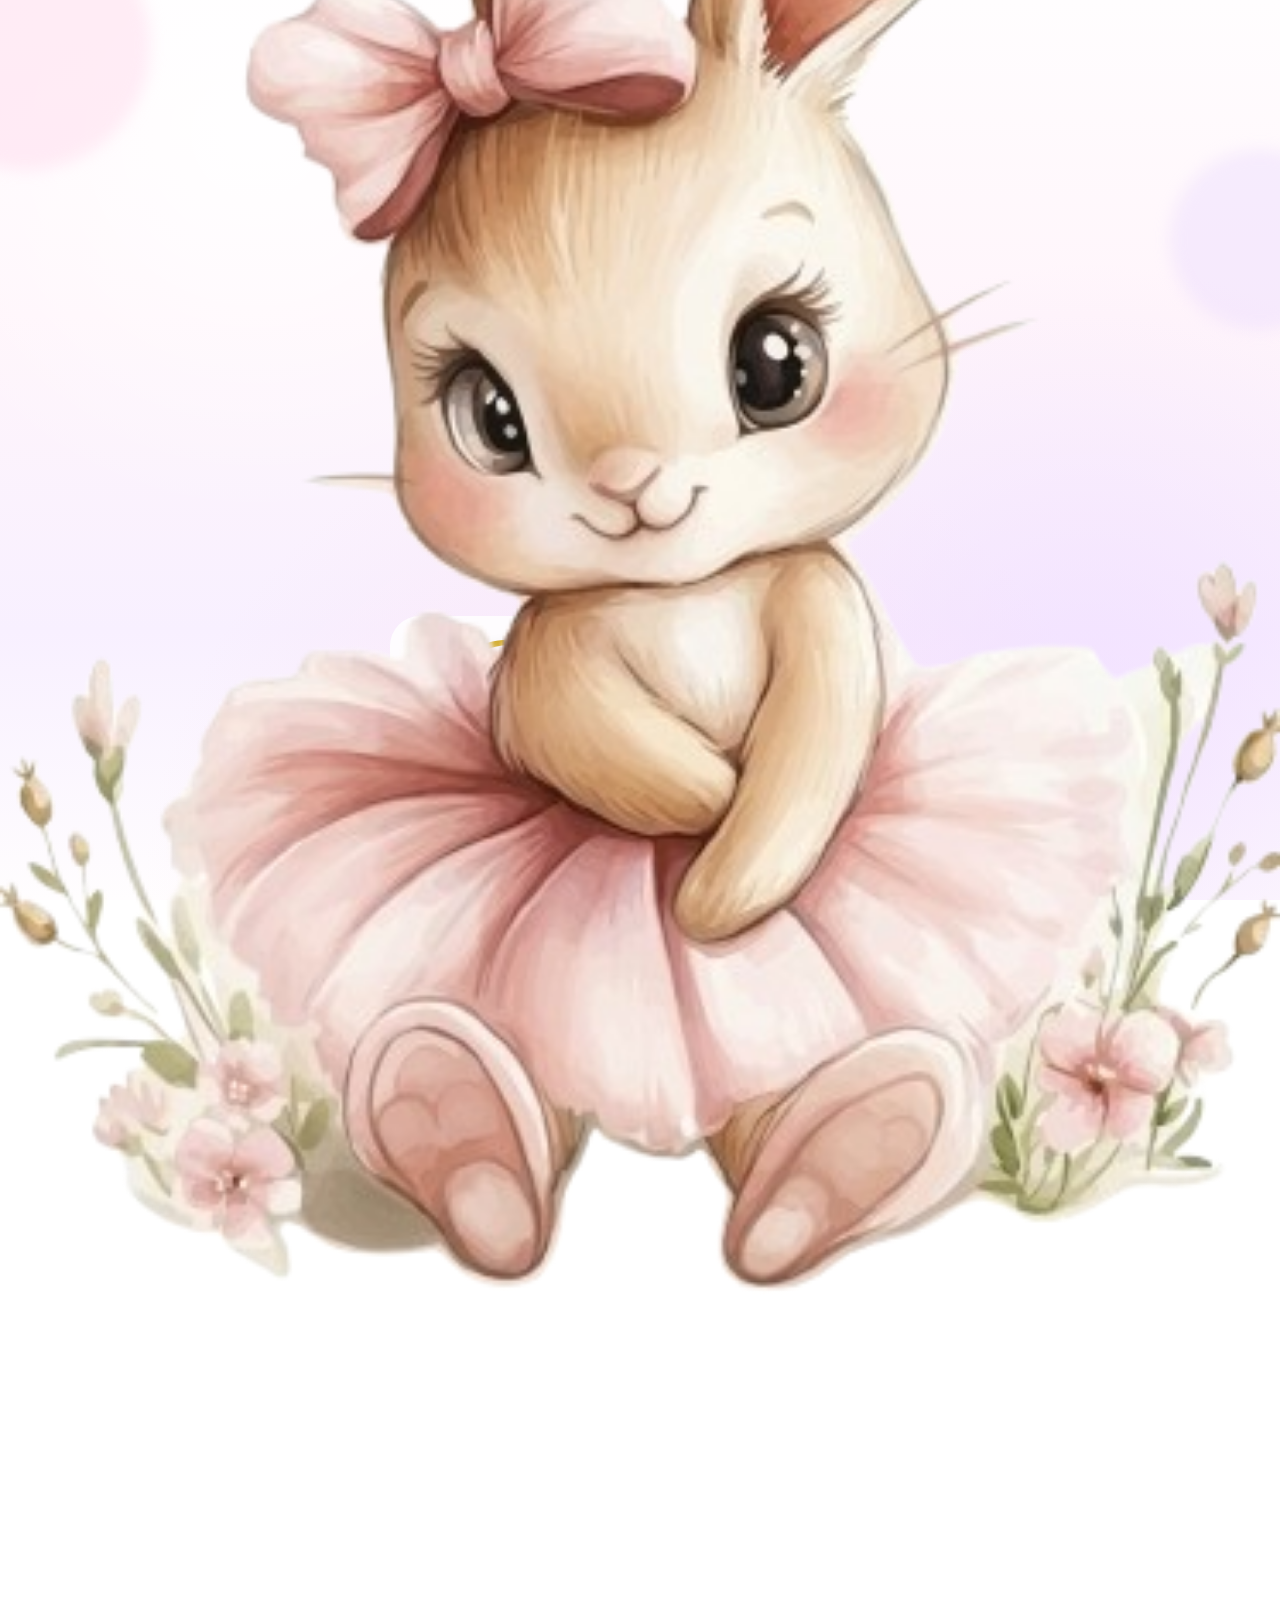
<file: index.html>
<!doctype html>
<html lang="es">
  <head>
    <meta charset="UTF-8" />

    <meta name="viewport" content="width=device-width, initial-scale=1.0" />

    <title>Baby Shower | Emma Sofía</title>

    <meta name="description" content="Baby Shower de Emma Sofía" />

    <link rel="preconnect" href="https://fonts.googleapis.com" />

    <link rel="preconnect" href="https://fonts.gstatic.com" crossorigin />

    <link
      href="https://fonts.googleapis.com/css2?family=Great+Vibes&family=Poppins:wght@300;400;500;600;700&family=Playfair+Display:wght@600;700&display=swap"
      rel="stylesheet"
    />

    <link rel="stylesheet" href="css/style.css" />
    <link rel="stylesheet" href="conejita/intro.css" />
  </head>

  <body>
    <div id="intro">
      <!-- Fondo -->

      <div class="background"></div>

      <!-- Círculos decorativos -->

      <div class="circle c1"></div>
      <div class="circle c2"></div>
      <div class="circle c3"></div>

      <!-- Conejita -->

      <div id="bunnyContainer">
        <img src="conejita/cone.png" id="bunny" alt="Conejita" />

        <div id="heart">💖</div>
      </div>

      <!-- Nombre -->

      <div class="introText">
        <div class="introCard">
          <h1>Baby Shower</h1>
          <br />
          <h1>Emma Sofia</h1>
        </div>
      </div>

      <!-- Flores -->

      <div id="flowers"></div>

      <!-- Destello -->

      <div id="flash"></div>
    </div>
    <div id="website">
      <!--==========================================
                DECORACIONES
    ===========================================-->

      <div class="background-gradient"></div>

      <!--==========================================
                HERO
===========================================-->

      <section class="hero">
        <div class="hero-card">
          <span class="baby-text">🐇 Baby Shower 🐇</span>

          <h1>Emma Sofía</h1>

          <div class="divider"></div>

          <p>
            Una pequeña conejita viene en camino y queremos compartir contigo
            este momento tan especial.
          </p>

          <div class="countdown">
            <div class="time-box">
              <span id="days">00</span>
              <small>Días</small>
            </div>

            <div class="time-box">
              <span id="hours">00</span>
              <small>Horas</small>
            </div>

            <div class="time-box">
              <span id="minutes">00</span>
              <small>Minutos</small>
            </div>

            <div class="time-box">
              <span id="seconds">00</span>
              <small>Segundos</small>
            </div>
          </div>

          <div class="event-date">📅 22 de Agosto · 🕒 3:00 PM</div>

          <a href="invitacion.html" class="hero-button">
            Descubrir la Invitación
          </a>

          
        <button class="next-section" type="button" aria-label="Ir a la siguiente sección">
</button>
      </section>

      <!--==========================================
                FECHA Y LUGAR
===========================================-->

      <section id="location" class="section alternate">
        <div class="container">
          

          <h2>Fecha y Lugar</h2>

          <div class="section-divider"></div>

          <div class="event-card">
            <h3>Baby Shower de Emma Sofía</h3>

            <div class="info">📅 22 de Agosto</div>

            <div class="info">🕒 3:00 PM</div>

            <div class="info">📍 Dirección del evento:</div>

            <p>Km 3.5 de la vía Riobamba – Guano</p>

            <p>A un lado de la entrada al Abraspungo</p>

            <img
              src="img/ubicacion.jpg"
              class="location-image"
              alt="Ubicación"
            />

            <a
              href="https://maps.app.goo.gl/2r2HNra6LbPU3QCv8"
              class="primary-button"
              target="_blank"
              rel="noopener noreferrer"
            >
              Abrir Google Maps
            </a>
          </div>
        </div>
        <button class="next-section" type="button" aria-label="Ir a la siguiente sección">
</button>
      </section>

      <!--==========================================
                colaboracion
    ===========================================-->

      <section id="donations" class="section alternate">
        <div class="container">
          <div class="section-icon">💕</div>

          <h2>Contribución</h2>

          <div class="section-divider"></div>

          <p>
            Si deseas contribuir para el futuro de nuestra pequeña, puedes
            hacerlo mediante una transferencia. =)
          </p>

          <a href="donaciones.html" class="primary-button">
            Ver Datos Bancarios
          </a>
        </div>
        <button class="next-section" type="button" aria-label="Ir a la siguiente sección">
</button>
        
      </section>

      <!--==========================================
                REGALOS
    ===========================================-->

      <section id="gifts" class="section">
        <div class="container">
          <div class="section-icon">🎁</div>

          <h2>Regalos</h2>

          <div class="section-divider"></div>

          <p>
            El mejor regalo será compartir este hermoso día con nosotros. Si
            deseas tener un detalle para nuestra pequeña Emma Sofía, puedes
            visitar nuestra lista de regalos.
          </p>

          <a href="regalos.html" class="primary-button">
            Ver Lista de Regalos
          </a>
        </div>
        <button class="next-section" type="button" aria-label="Ir a la siguiente sección">
</button>
      </section>

      <!--==========================================
                    FOOTER
    ===========================================-->
      <footer id="footer">
        <h3>Gracias por acompañarnos en esta hermosa etapa.</h3>
        <div>
          <br><br><p>Con cariño, la familia de Emma Sofía</p>
        <br /><br /><br />
        
        </div>
        
      </footer>
      
    </div>

    <script src="conejita/intro.js"></script>
    <script src="js/script.js"></script>
<script>
document.querySelectorAll(".next-section").forEach((button) => {
  button.addEventListener("click", () => {
    const currentSection = button.closest(".hero, .section");

    if (!currentSection) return;

    const nextSection = currentSection.nextElementSibling;

    if (nextSection) {
      nextSection.scrollIntoView({
        behavior: "smooth",
        block: "start"
      });
    }
  });
});
</script>
  </body>
</html>
</file>
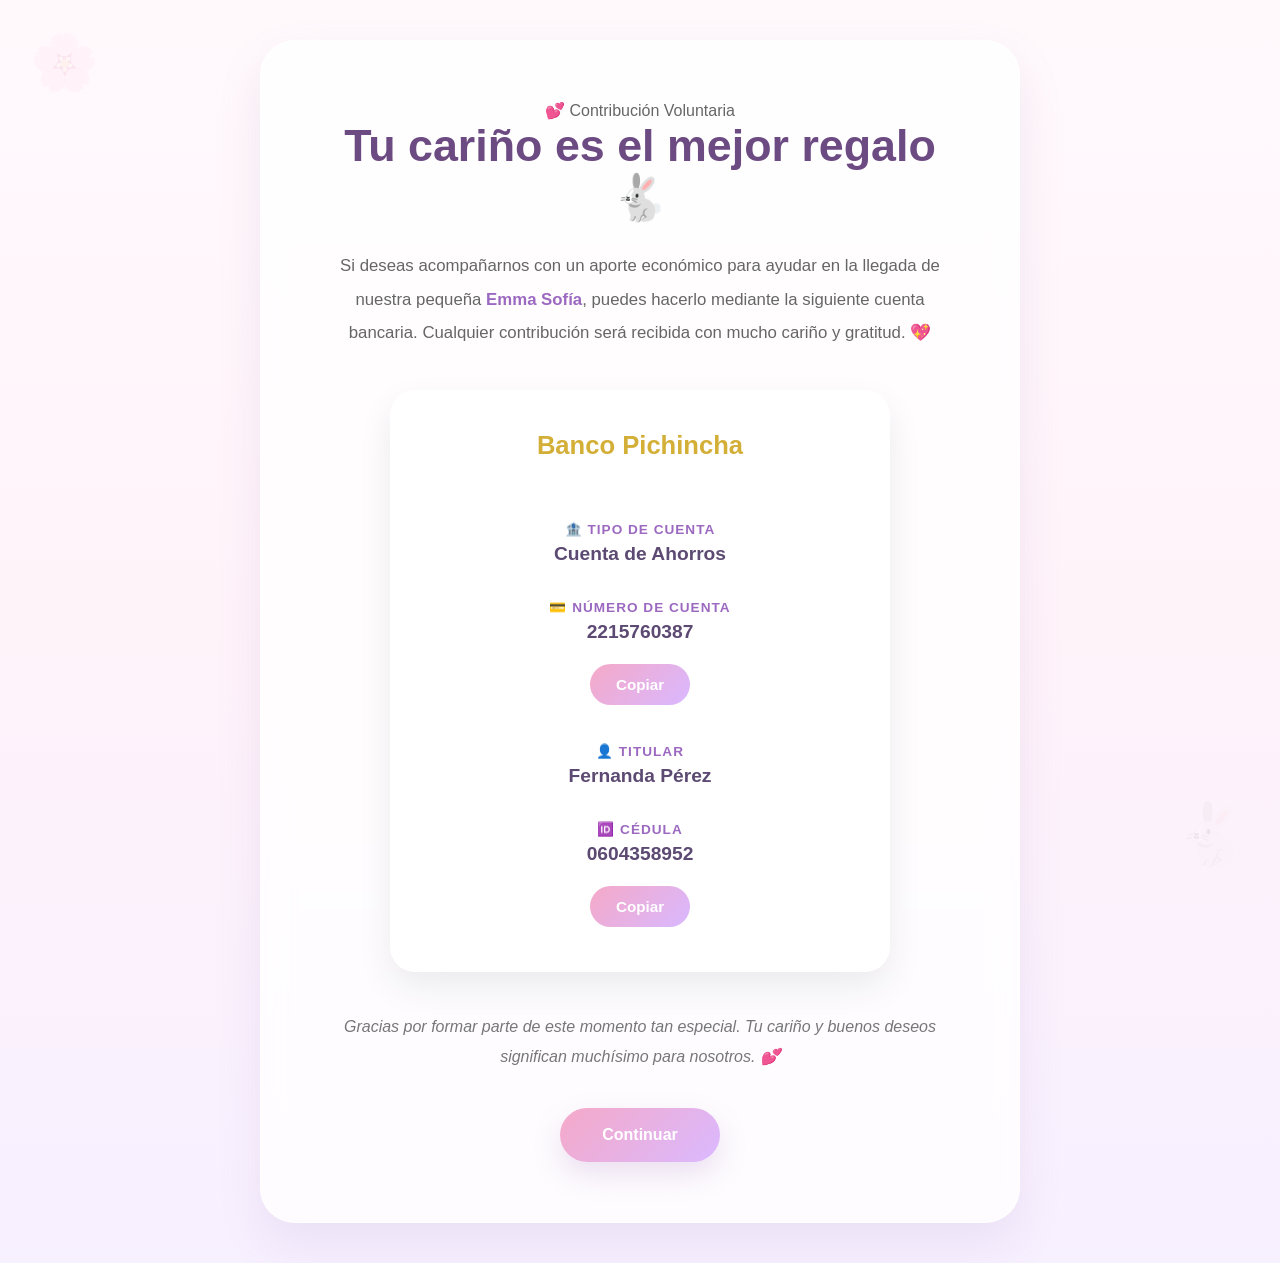
<file: donaciones.html>
<!doctype html>
<html lang="en">
  <head>
    <meta charset="UTF-8" />
    <meta name="viewport" content="width=device-width, initial-scale=1.0" />

    <title>Document</title>
    <link rel="stylesheet" href="css/donaciones.css" />
  </head>
  <body>
    <section id="colaboracion" class="donations">
      <div class="donation-card">
        <span class="section-tag"> 💕 Contribución Voluntaria </span>

        <h2>Tu cariño es el mejor regalo</h2>

        <p class="donation-text">
          Si deseas acompañarnos con un aporte económico para ayudar en la
          llegada de nuestra pequeña
          <strong>Emma Sofía</strong>, puedes hacerlo mediante la siguiente
          cuenta bancaria. Cualquier contribución será recibida con mucho cariño
          y gratitud. 💖
        </p>

        <div class="bank-info">
          <div class="info-item">
            <strong>Banco Pichincha</strong>
            <br />
            <br />
            <span class="label">🏦 Tipo de cuenta</span>
            <strong>Cuenta de Ahorros</strong>
            <br />
            <span class="label">💳 Número de cuenta</span>
            <strong id="accountNumber">2215760387</strong>
            <button class="copy-btn" data-copy="2215760387">Copiar</button>
            <br />
            <br />
            <span class="label">👤 Titular</span>
            <strong>Fernanda Pérez</strong>
            <br />
            <span class="label">🆔 Cédula</span>
            <strong id="cedula">0604358952</strong>

            <button class="copy-btn" data-copy="0604358952">Copiar</button>
          </div>
        </div>

        <p class="thanks">
          Gracias por formar parte de este momento tan especial. Tu cariño y
          buenos deseos significan muchísimo para nosotros. 💕
        </p>
        <a href="index.html?skipIntro=1" class="primary-button"> Continuar </a>
      </div>
    </section>
    <!--==========================================
        THANK YOU ANIMATION
===========================================-->

    <div id="thanksOverlay">
      <div class="thanks-card">
        <div id="bigHeart">💖</div>

        <h2>¡Muchas Gracias!</h2>

        <p>
          La familia de <strong>Emma Sofía</strong><br />
          te agradece muchísimo tu ayuda.
        </p>
      </div>

      <div id="particles"></div>
    </div>
  </body>
  <script src="js/donaciones.js"></script>
</html>
</file>
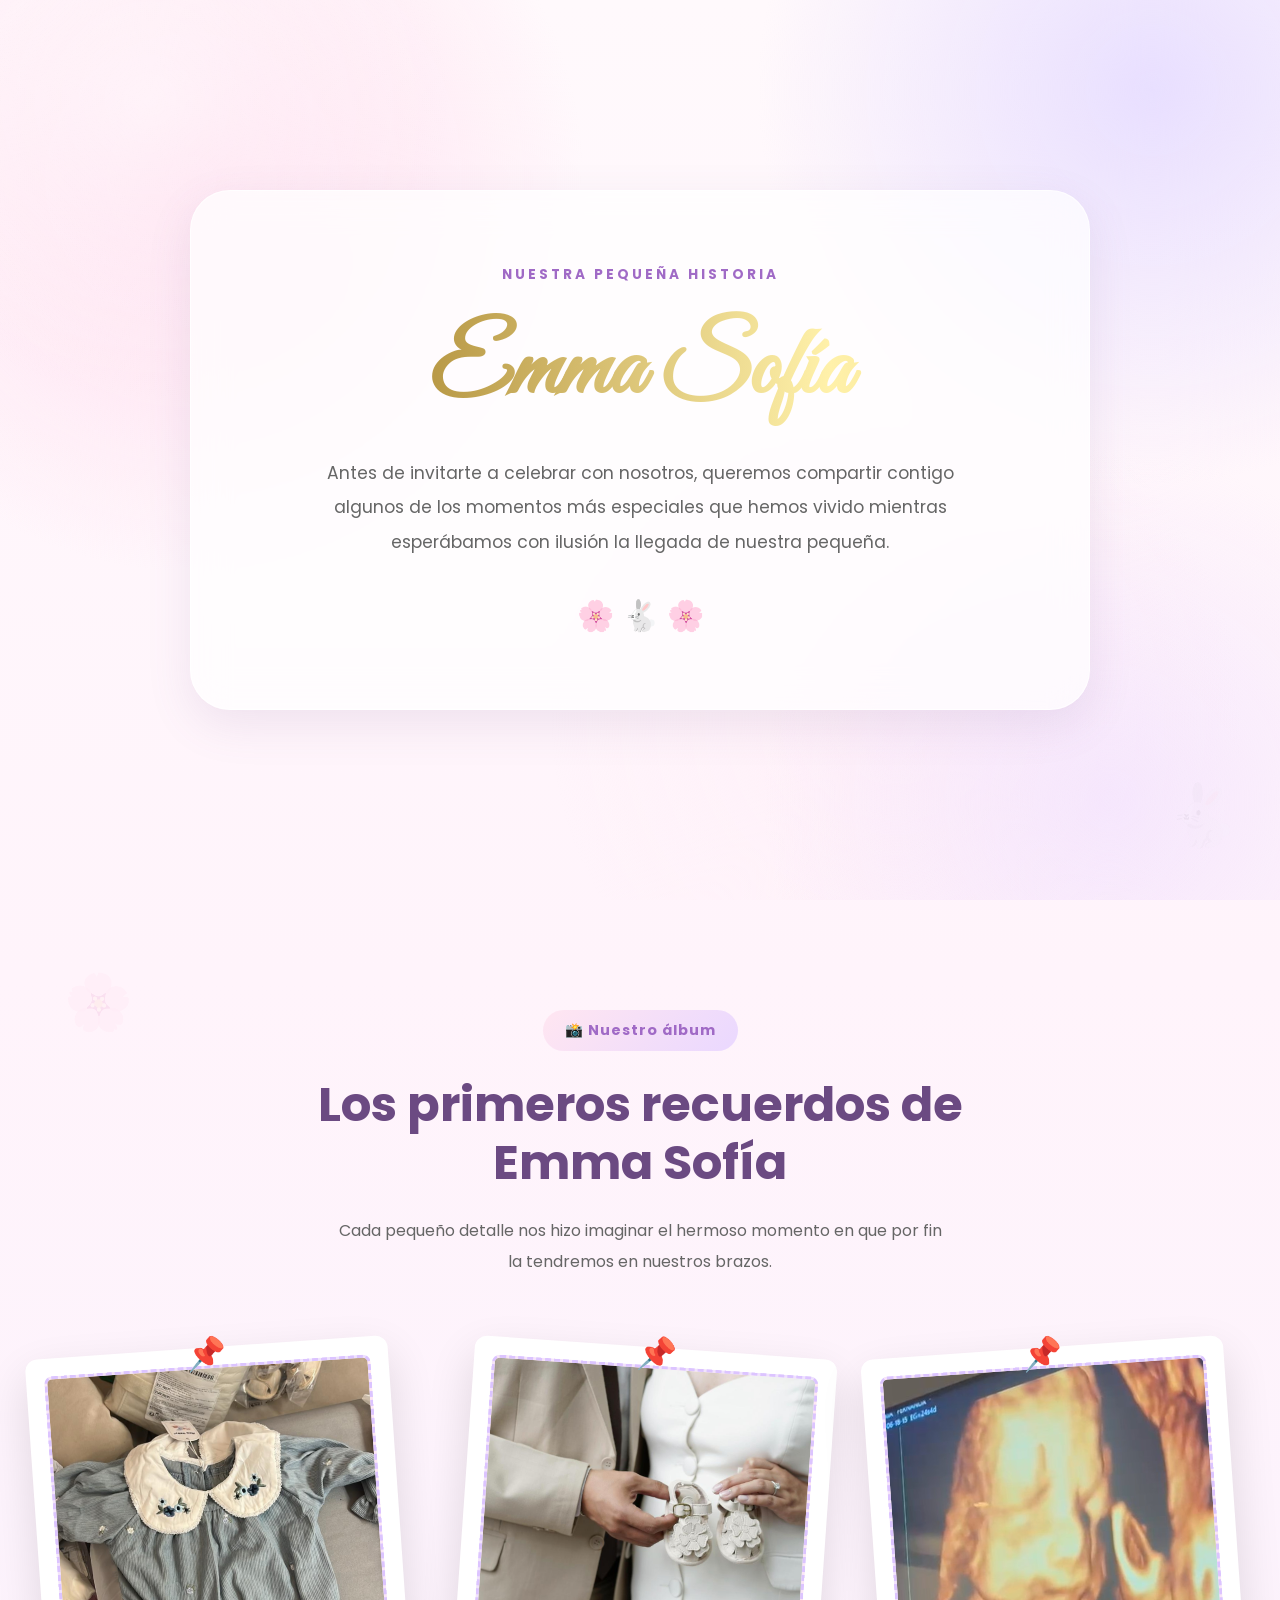
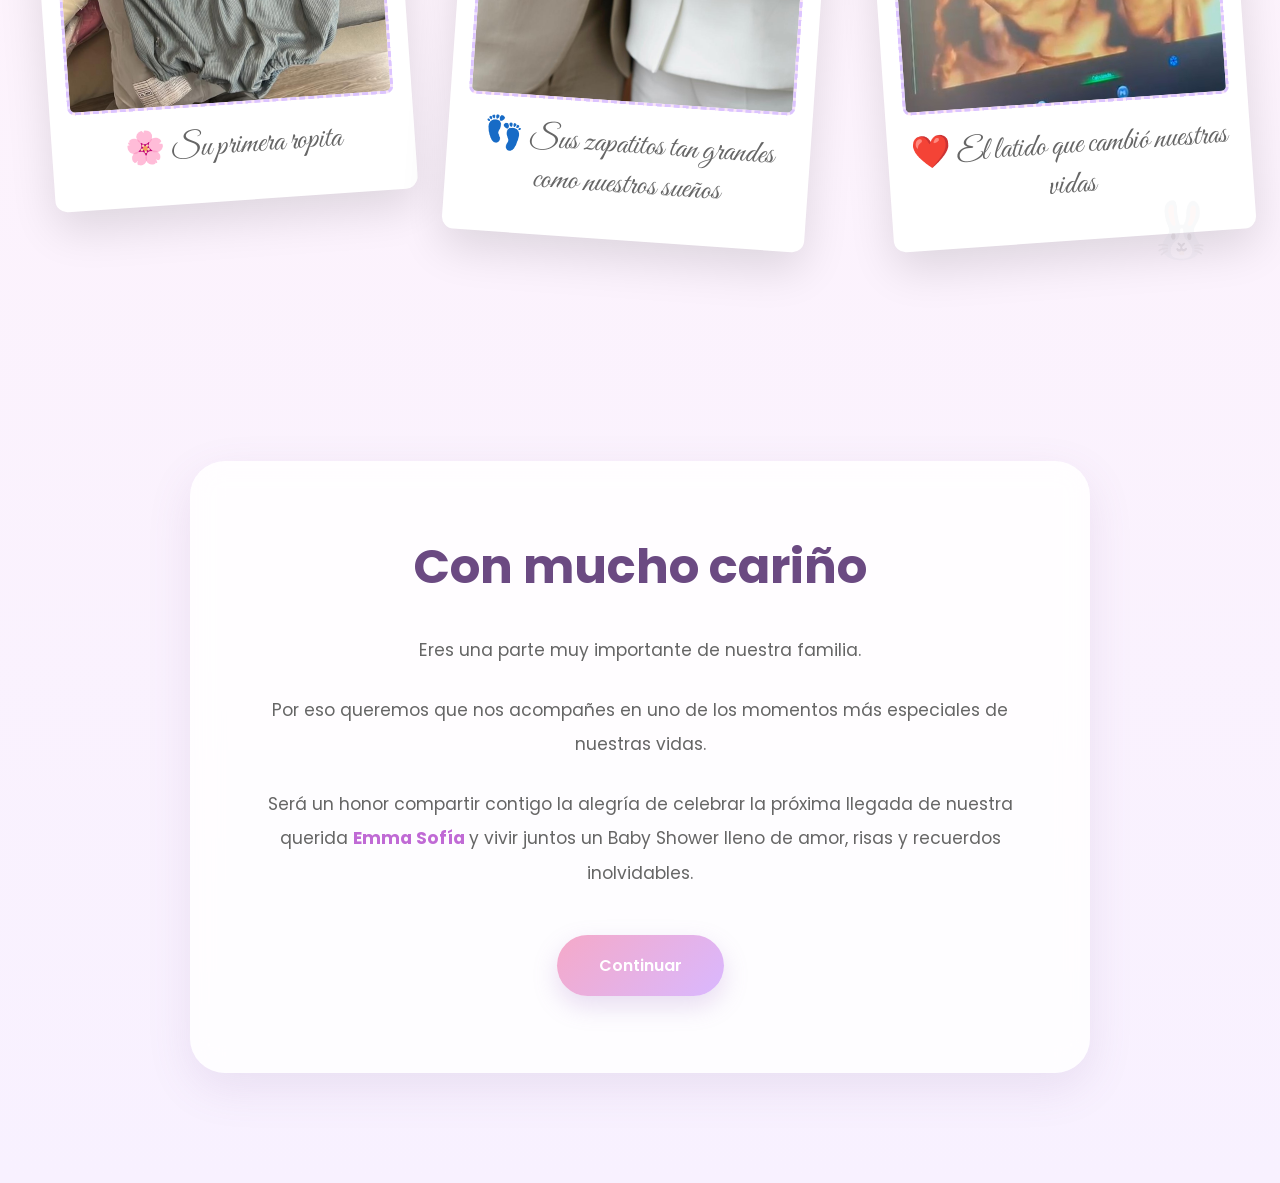
<file: invitacion.html>
<!doctype html>
<html lang="es">
  <head>
    <meta charset="UTF-8" />

    <meta name="viewport" content="width=device-width, initial-scale=1" />

    <title>Baby Shower | Emma Sofía</title>

    <link rel="preconnect" href="https://fonts.googleapis.com" />

    <link rel="preconnect" href="https://fonts.gstatic.com" crossorigin />

    <link
      href="https://fonts.googleapis.com/css2?family=Great+Vibes&family=Poppins:wght@300;400;500;600;700&display=swap"
      rel="stylesheet"
    />

    <link rel="stylesheet" href="css/invitacion.css" />
  </head>

  <body>
    <section class="album-hero">
      <div class="album-card">
        <span class="album-subtitle"> Nuestra pequeña historia </span>

        <h1>Emma Sofía</h1>

        <p>
          Antes de invitarte a celebrar con nosotros, queremos compartir contigo
          algunos de los momentos más especiales que hemos vivido mientras
          esperábamos con ilusión la llegada de nuestra pequeña.
        </p>
      </div>
    </section>
    <section class="album-section">
      <div class="section-title">
        <span>📸 Nuestro álbum</span>

        <h2>Los primeros recuerdos de Emma Sofía</h2>

        <p>
          Cada pequeño detalle nos hizo imaginar el hermoso momento en que por
          fin la tendremos en nuestros brazos.
        </p>
      </div>

      <div class="album-grid">
        <div class="polaroid rotate-left">
          <div class="photo">
            <img src="img/invitacion/ropita.jpg" alt="Vestido" />
          </div>

          <div class="caption">🌸 Su primera ropita</div>
        </div>

        <div class="polaroid rotate-right">
          <div class="photo">
            <img src="img/invitacion/zapatos.jpeg" alt="Zapatos" />
          </div>

          <div class="caption">
            👣 Sus zapatitos tan grandes como nuestros sueños
          </div>
        </div>

        <div class="polaroid rotate-left">
          <div class="photo">
            <img src="img//invitacion/bebe.jpeg" alt="Ecografía" />
          </div>

          <div class="caption">❤️ El latido que cambió nuestras vidas</div>
        </div>
      </div>
    </section>
    <section class="family-message">
      <div class="message-card">
        <h2>Con mucho cariño</h2>

        <p>Eres una parte muy importante de nuestra familia.</p>

        <p>
          Por eso queremos que nos acompañes en uno de los momentos más
          especiales de nuestras vidas.
        </p>

        <p>
          Será un honor compartir contigo la alegría de celebrar la próxima
          llegada de nuestra querida

          <strong> Emma Sofía </strong>

          y vivir juntos un Baby Shower lleno de amor, risas y recuerdos
          inolvidables.
        </p>

        <a href="index.html?skipIntro=1" class="primary-button"> Continuar </a>
      </div>
    </section>
  </body>
</html>
</file>
<file: css/style.css>
/* ==================================================
   GOOGLE FONTS / VARIABLES
================================================== */

:root {
  --pink: #fce7f3;
  --pink2: #f8d8ea;
  --purple: #e8d9ff;
  --purple-dark: #8a5bae;

  --gold: #d4af37;
  --gold-light: #f6e6a8;

  --white: #ffffff;

  --text: #555;
  --title: #4d3c58;

  --shadow: 0 15px 45px rgba(0, 0, 0, 0.12);

  --radius: 28px;
}

/* ==================================================
   RESET
================================================== */

* {
  margin: 0;
  padding: 0;
  box-sizing: border-box;
}

html {
  scroll-behavior: smooth;
  scroll-snap-type: y mandatory;
}

body {
  margin: 0;
  padding: 0;

  font-family: "Poppins", sans-serif;
  color: var(--text);

  overflow-x: hidden;

  background: linear-gradient(
    180deg,
    #fff9fc 0%,
    #fdecf7 30%,
    #f6eeff 70%,
    #fffdfe 100%
  );
}

/* ==================================================
   BACKGROUND
================================================== */

.background-gradient {
  position: fixed;
  inset: 0;

  z-index: -10;

  background:
    radial-gradient(
      circle at top left,
      rgba(255, 255, 255, 0.7),
      transparent 40%
    ),
    radial-gradient(
      circle at bottom right,
      rgba(236, 210, 255, 0.6),
      transparent 45%
    ),
    linear-gradient(135deg, #ffe9f5, #f7efff, #fff9fd);
}

/* ==================================================
   FULL SCREEN SECTIONS
================================================== */

.hero,
.section,
footer {
  position: relative;

  width: 100%;
  height: 100svh;
  min-height: 100svh;
  max-height: 100svh;

  overflow: hidden;

  display: flex;
  align-items: center;
  justify-content: center;

  scroll-snap-align: start;
  scroll-snap-stop: always;
}

/* ==================================================
   GENERAL CONTAINERS
================================================== */

.hero-card,
.section .container {
  width: min(92%, 1100px);
  margin: 0 auto;
}
@media (max-width: 600px) {
  .hero-card,
  .section .container {
    width: calc(100% - 10px);
    max-width: 380px;
  }
}

/* ==================================================
   HERO
================================================== */

.hero {
  text-align: center;
  padding: 40px;
}

.hero-card {
  display: flex;
  flex-direction: column;
  align-items: center;
  justify-content: center;

  text-align: center;

  padding: 15px 10px 65px;

  border-radius: 40px;

  background: rgba(255, 255, 255, 0.6);

  backdrop-filter: blur(18px);
  -webkit-backdrop-filter: blur(18px);

  border: 1px solid rgba(255, 255, 255, 0.7);

  box-shadow: var(--shadow);
}

/* ==================================================
   BABY SHOWER
================================================== */

.baby-text {
  display: block;

  color: #b06bb9;

  font-weight: 600;

  letter-spacing: 3px;

  text-transform: uppercase;

  margin-bottom: 15px;

  font-size: clamp(1rem, 1.5vw, 1.25rem);
}

/* ==================================================
   HERO TITLE
================================================== */

.hero h1 {
  display: block;

  width: max-content;
  max-width: 100%;

  margin: 10px auto 22px;
  padding: 0 18px;

  font-family: "Great Vibes", cursive;

  font-size: clamp(4.5rem, 8vw, 8rem);

  line-height: 1.15;

  white-space: nowrap;

  letter-spacing: 0;

  position: relative;

  background: linear-gradient(
    90deg,
    #8f6a1e,
    #d4af37,
    #fff5b2,
    #d4af37,
    #8f6a1e
  );

  background-size: 300%;

  color: transparent;

  background-clip: text;
  -webkit-background-clip: text;

  animation: gold 8s linear infinite;
}

@keyframes gold {
  0% {
    background-position: 0%;
  }

  100% {
    background-position: 300%;
  }
}

/* ==================================================
   DIVIDER
================================================== */

.divider {
  width: 170px;
  height: 5px;

  border-radius: 20px;

  margin: 0 auto 30px;

  background: linear-gradient(90deg, transparent, var(--gold), transparent);
}

/* ==================================================
   HERO DESCRIPTION
================================================== */

.hero p {
  width: 100%;
  max-width: 750px;

  margin: 10px auto;

  font-size: clamp(1rem, 1.5vw, 1.25rem);

  line-height: 1.8;
}

/* ==================================================
   COUNTDOWN
================================================== */

.countdown {
  width: 100%;
  max-width: 720px;

  display: grid;

  grid-template-columns: repeat(4, 1fr);

  gap: 18px;

  margin: 40px auto;
}

.time-box {
  min-width: 0;

  padding: 22px 12px;

  display: flex;
  flex-direction: column;
  align-items: center;

  background: white;

  border-radius: 25px;

  box-shadow: 0 10px 30px rgba(0, 0, 0, 0.08);

  transition: transform 0.35s ease;
}

.time-box:hover {
  transform: translateY(-6px);
}

.time-box span {
  display: block;

  font-size: clamp(2rem, 3vw, 3rem);

  line-height: 1.1;

  color: var(--purple-dark);

  font-weight: 700;
}

.time-box small {
  display: block;

  margin-top: 8px;

  color: #888;

  font-size: clamp(0.75rem, 1vw, 0.95rem);
}

/* ==================================================
   EVENT DATE
================================================== */

.event-date {
  margin: 5px 0 25px;

  font-size: clamp(0.95rem, 1.3vw, 1.2rem);

  color: #7d6489;

  font-weight: 600;
}

/* ==================================================
   BUTTONS
================================================== */

.hero-button,
.primary-button {
  display: inline-flex;

  align-items: center;
  justify-content: center;

  min-height: 58px;

  margin-top: 5px;

  padding: 15px 38px;

  border-radius: 40px;

  text-decoration: none;

  background: linear-gradient(135deg, #f4a7c7, #d7b7ff);

  color: white;

  font-size: 1rem;

  font-weight: 600;

  transition: 0.35s;

  position: relative;

  overflow: hidden;
}

.hero-button::before,
.primary-button::before {
  content: "";

  position: absolute;

  left: -120%;
  top: 0;

  width: 70%;
  height: 100%;

  background: rgba(255, 255, 255, 0.35);

  transform: skewX(-25deg);
}

.hero-button:hover::before,
.primary-button:hover::before {
  animation: shine 0.8s;
}

@keyframes shine {
  100% {
    left: 150%;
  }
}

.hero-button:hover,
.primary-button:hover {
  transform: translateY(-4px);

  box-shadow: 0 18px 35px rgba(212, 175, 55, 0.35);
}

/* ==================================================
   FLOATING NEXT SECTION BUTTON
================================================== */

/* ==================================================
   SECTIONS
================================================== */

.section {
  text-align: center;

  padding: 50px;
}

.alternate {
  background: rgba(255, 255, 255, 0.45);
}

.section .container {
  display: flex;

  flex-direction: column;

  align-items: center;

  justify-content: center;

  text-align: center;
}

/* ==================================================
   SECTION ICON
================================================== */

.section-icon {
  font-size: clamp(2rem, 4vw, 3.5rem);

  margin-bottom: 12px;
}

/* ==================================================
   SECTION TITLE
================================================== */

.section h2 {
  font-family: "Playfair Display", serif;

  color: var(--title);

  font-size: clamp(2rem, 4vw, 3.5rem);

  line-height: 1.15;

  margin: 8px 0;
}

/* ==================================================
   SECTION DIVIDER
================================================== */

.section-divider {
  width: 140px;

  height: 4px;

  margin: 18px auto 30px;

  background: linear-gradient(90deg, transparent, var(--gold), transparent);
}

/* ==================================================
   SECTION TEXT
================================================== */

.section p {
  width: 100%;

  max-width: 750px;

  margin: 8px auto;

  font-size: clamp(0.95rem, 1.4vw, 1.2rem);

  line-height: 1.8;
}

/* ==================================================
   EVENT CARD
================================================== */

.event-card,
.qr-card {
  width: 100%;

  max-width: 850px;

  margin: 25px auto 0;

  padding: 35px 40px;

  background: white;

  border-radius: 30px;

  box-shadow: var(--shadow);

  text-align: center;
}

.event-card h3 {
  color: #b06bb9;

  margin: 0 0 20px;

  font-size: clamp(1.2rem, 2vw, 1.7rem);

  line-height: 1.3;
}

.info {
  margin: 10px 0;

  font-size: clamp(0.95rem, 1.4vw, 1.15rem);
}

/* ==================================================
   LOCATION IMAGE
================================================== */

/* ==================================================
   LOCATION IMAGE
================================================== */

.location-frame {
  width: 100%;
  max-width: 675px;
  margin: 27px auto 0;
  padding: 13px;
  background: white;
  border-radius: 15px;
  box-shadow: 0 20px 45px rgba(0, 0, 0, 0.15);
  transform: rotate(-1deg);
  transition: 0.4s;
}

.location-frame:hover {
  transform: rotate(0deg) scale(1.02);
}

.location-image {
  display: block;
  width: 100%;
  max-width: 650px;
  height: 288px;
  margin: 0 auto;
  object-fit: cover;
  border-radius: 10px;
}
s

/* ==================================================
   CONTRIBUTION / GIFTS
================================================== */

.contribucion-section,
.regalos-section {
  background:
    radial-gradient(
      circle at top left,
      rgba(255, 255, 255, 0.7),
      transparent 40%
    ),
    radial-gradient(
      circle at bottom right,
      rgba(236, 210, 255, 0.6),
      transparent 45%
    ),
    linear-gradient(135deg, #ffe9f5, #f7efff, #fff9fd);
}

/* ==================================================
   FOOTER
================================================== */

footer {
  padding: 50px;

  text-align: center;

  background: linear-gradient(180deg, transparent, rgba(248, 216, 234, 0.55));
}

footer h3 {
  color: #b06bb9;

  font-family: "Playfair Display", serif;

  font-size: clamp(1.4rem, 2.5vw, 2rem);

  line-height: 1.4;

  margin-bottom: 15px;
}

footer p {
  font-size: clamp(0.9rem, 1.3vw, 1.1rem);
}

/* ==================================================
   BUNNY
================================================== */

#bunny {
  position: fixed;

  width: 130px;
  height: 150px;

  z-index: 9999;

  pointer-events: none;
}

.head {
  position: absolute;

  bottom: 0;
  left: 50%;

  transform: translateX(-50%);

  width: 95px;
  height: 90px;

  background: white;

  border-radius: 50%;

  box-shadow: 0 8px 20px rgba(0, 0, 0, 0.15);
}

.ear {
  position: absolute;

  width: 26px;
  height: 70px;

  background: white;

  border-radius: 40px;

  top: 0;
}

.ear::after {
  content: "";

  position: absolute;

  width: 12px;
  height: 45px;

  left: 7px;
  top: 10px;

  background: #ffd8ea;

  border-radius: 30px;
}

.ear.left {
  left: 32px;

  transform: rotate(-15deg);
}

.ear.right {
  right: 32px;

  transform: rotate(15deg);
}

.eye {
  position: absolute;

  width: 10px;
  height: 10px;

  background: #444;

  border-radius: 50%;

  top: 38px;

  animation: blink 5s infinite;
}

.eye.left {
  left: 24px;
}

.eye.right {
  right: 24px;
}

@keyframes blink {
  0%,
  92%,
  100% {
    height: 10px;
  }

  95% {
    height: 2px;
  }
}

.cheek {
  position: absolute;

  width: 14px;
  height: 14px;

  background: #ffd3e5;

  border-radius: 50%;

  top: 52px;

  opacity: 0.8;
}

.cheek.left {
  left: 10px;
}

.cheek.right {
  right: 10px;
}

.nose {
  position: absolute;

  width: 8px;
  height: 8px;

  background: #ffb3cb;

  border-radius: 50%;

  left: 50%;
  top: 47px;

  transform: translateX(-50%);
}

.mouth {
  position: absolute;

  width: 18px;
  height: 10px;

  border-bottom: 2px solid #666;

  border-radius: 0 0 20px 20px;

  left: 50%;
  top: 57px;

  transform: translateX(-50%);
}

.heart {
  position: absolute;

  top: -20px;
  left: 80px;

  opacity: 0;

  font-size: 22px;
}

.show .heart {
  animation: heart 3s ease;
}

@keyframes heart {
  0% {
    opacity: 0;

    transform: translateY(0) scale(0.5);
  }

  20% {
    opacity: 1;
  }

  100% {
    opacity: 0;

    transform: translateY(-45px) scale(1.2);
  }
}

.show .ear.left {
  animation: earLeft 0.6s infinite alternate;
}

.show .ear.right {
  animation: earRight 0.6s infinite alternate;
}

@keyframes earLeft {
  to {
    transform: rotate(-25deg);
  }
}

@keyframes earRight {
  to {
    transform: rotate(25deg);
  }
}

.show {
  animation: bunnyJump 0.8s ease 3;
}

@keyframes bunnyJump {
  0% {
    transform: translateY(0);
  }

  50% {
    transform: translateY(-15px);
  }

  100% {
    transform: translateY(0);
  }
}

/* ==================================================
   LARGE DESKTOP
================================================== */

@media (min-width: 1400px) {
  .hero-card {
    max-width: 1125px;
    padding: 68px 90px;
  }

  .hero h1 {
    font-size: 8rem;

    padding-left: 25px;
    padding-right: 25px;

    margin-top: 10px;
    margin-bottom: 25px;
  }

  .hero p {
    max-width: 810px;
    font-size: 1.22rem;
  }

  .countdown {
    max-width: 765px;
    gap: 22px;
    margin: 45px auto;
  }

  .time-box {
    padding: 27px 18px;
    border-radius: 27px;
  }

  .time-box span {
    font-size: 3.15rem;
  }

  .time-box small {
    font-size: 0.9rem;
  }

  .hero-button,
  .primary-button {
    min-height: 61px;
    padding: 16px 45px;
    font-size: 1.05rem;
  }

  .section .container {
    max-width: 1080px;
  }

  .section h2 {
    font-size: 3.6rem;
  }

  .section p {
    max-width: 855px;
    font-size: 1.17rem;
  }

  .event-card {
    max-width: 900px;
    padding: 40px 50px;
  }

  .event-card h3 {
    font-size: 1.8rem;
  }

  .info {
    font-size: 1.12rem;
  }

  /* UBICACIÓN */

  .location-frame {
    max-width: 810px;
    padding: 13px;
  }

  .location-image {
    max-width: 780px;
    height: 360px;
  }
}
/* ==================================================
   TABLET / IPAD
================================================== */

@media (min-width: 601px) and (max-width: 1100px) {
  .hero-card {
    max-width: 850px;

    padding: 50px 55px;
  }

  .hero h1 {
    font-size: clamp(4.5rem, 10vw, 6.5rem);

    padding-left: 22px;
    padding-right: 22px;
  }

  .hero p {
    max-width: 650px;

    font-size: 1.1rem;
  }

  .countdown {
    max-width: 650px;
  }

  .time-box span {
    font-size: 2.5rem;
  }

  .hero-button,
  .primary-button {
    min-height: 56px;

    padding: 14px 35px;

    font-size: 1rem;
  }

  .section .container {
    max-width: 800px;
  }

  .section h2 {
    font-size: 3rem;
  }

  .event-card {
    max-width: 700px;
  }

  .location-frame {
    max-width: 650px;
  }

  .location-image {
    max-width: 620px;

    height: 280px;
  }
}

/* ==================================================
   MOBILE
================================================== */

@media (max-width: 600px) {
  .hero h1 {
    width: max-content;
    max-width: calc(100vw - 45px);

    font-size: clamp(38px, 12vw, 48px);

    line-height: 1.2;

    padding-left: 12px;
    padding-right: 12px;

    margin: 5px auto 12px;

    white-space: nowrap;
  }

  .section {
    padding: 20px 15px;
  }

  /* -----------------------------------------------
     HERO CARD
  ------------------------------------------------ */

  .hero-card {
    width: 100%;

    max-width: 360px;

    padding: 15px 10px 65px;

    border-radius: 30px;
  }

  /* -----------------------------------------------
     BABY TEXT
  ------------------------------------------------ */

  .baby-text {
    font-size: 13px;

    letter-spacing: 1.5px;

    margin-bottom: 5px;
  }

  /* -----------------------------------------------
     EMMA SOFÍA
  ------------------------------------------------ */

  .hero h1 {
    width: 100%;

    font-size: clamp(34px, 12.5vw, 48px);

    line-height: 1.15;

    margin: 5px 0 12px;

    white-space: nowrap;

    letter-spacing: 0;
  }

  /* -----------------------------------------------
     DIVIDER
  ------------------------------------------------ */

  .divider {
    width: 100px;

    height: 3px;

    margin-bottom: 10px;
  }

  /* -----------------------------------------------
     DESCRIPTION
  ------------------------------------------------ */

  .hero p {
    max-width: 310px;

    font-size: 12px;

    line-height: 1.6;

    margin: 10px auto;
  }

  /* -----------------------------------------------
     COUNTDOWN
  ------------------------------------------------ */

  .countdown {
    width: 100%;

    max-width: 330px;

    gap: 4px;

    margin: 15px auto;
  }

  .time-box {
    padding: 8px 2px;

    border-radius: 17px;
  }

  .time-box span {
    font-size: 20px;
  }

  .time-box small {
    font-size: 8px;

    margin-top: 3px;
  }

  /* -----------------------------------------------
     DATE
  ------------------------------------------------ */

  .event-date {
    font-size: 11px;

    margin: 5px 0 15px;
  }

  /* -----------------------------------------------
     BUTTONS
  ------------------------------------------------ */

  .hero-button,
  .primary-button {
    min-height: 44px;

    padding: 10px 22px;

    font-size: 12px;
  }

  /* -----------------------------------------------
     ARROW
  ------------------------------------------------ */

  /* -----------------------------------------------
     SECTIONS
  ------------------------------------------------ */

  .section .container {
    width: 100%;

    max-width: 360px;
  }

  .section-icon {
    font-size: 30px;

    margin-bottom: 5px;
  }

  .section h2 {
    font-size: 26px;
  }

  .section-divider {
    width: 90px;

    height: 3px;

    margin: 10px auto 18px;
  }

  .section p {
    max-width: 310px;

    font-size: 13px;

    line-height: 1.7;
  }

  /* -----------------------------------------------
     EVENT CARD
  ------------------------------------------------ */

  .event-card {
    max-width: 350px;

    padding: 15px 12px;

    margin-top: 10px;
  }

  .event-card h3 {
    font-size: 17px;

    margin-bottom: 12px;
  }

  .info {
    font-size: 12px;

    margin: 6px 0;
  }

  .event-card p {
    font-size: 12px;

    line-height: 1.5;
  }

  /* -----------------------------------------------
     LOCATION
  ------------------------------------------------ */

  .location-frame {
    max-width: 320px;

    margin-top: 14px;

    padding: 8px;
  }

  .location-image {
    width: 100%;

    max-width: 300px;

    height: 145px;

    border-radius: 8px;
  }

  /* -----------------------------------------------
     FOOTER
  ------------------------------------------------ */

  footer {
    padding: 30px 20px;
  }

  footer h3 {
    font-size: 20px;
  }

  footer p {
    font-size: 13px;
  }

  /* -----------------------------------------------
     BUNNY
  ------------------------------------------------ */

  #bunny {
    transform: scale(0.75);
  }
}

/* ==================================================
   VERY SMALL PHONES
================================================== */

@media (max-width: 360px) {
  .hero-card {
    padding-left: 5px;
    padding-right: 5px;
  }

  .hero h1 {
    font-size: 35px;
  }

  .hero p {
    max-width: 290px;

    font-size: 11px;
  }

  .countdown {
    max-width: 310px;

    gap: 3px;
  }

  .time-box {
    padding: 7px 2px;
  }

  .time-box span {
    font-size: 18px;
  }

  .time-box small {
    font-size: 7px;
  }

  .section h2 {
    font-size: 24px;
  }

  .location-image {
    height: 130px;
  }
}

/* ==================================================
   SAFE AREA - IPHONE
================================================== */

@supports (padding: max(0px)) {
  .hero,
  .section {
    padding-left: max(15px, env(safe-area-inset-left));

    padding-right: max(15px, env(safe-area-inset-right));
  }
}

/* ==================================================
   IPHONE 13 / PANTALLAS PEQUEÑAS
================================================== */

@media (max-width: 390px) {
  .hero h1 {
    max-width: calc(100vw - 35px);

    font-size: 43px;

    padding-left: 10px;
    padding-right: 10px;

    line-height: 1.2;
  }
}

/* ==================================================
   TELÉFONOS MUY PEQUEÑOS
================================================== */

@media (max-width: 360px) {
  .hero h1 {
    max-width: calc(100vw - 25px);

    font-size: 38px;

    padding-left: 8px;
    padding-right: 8px;
  }
}

/* ==================================================
   FLECHA - SIGUIENTE SECCIÓN
================================================== */

.next-section {
  position: absolute;
  left: 50%;
  bottom: 14px;

  width: 44px;
  height: 44px;

  display: flex;
  align-items: center;
  justify-content: center;

  padding: 0;

  border: 1px solid rgba(184, 137, 156, 0.25);
  border-radius: 50%;

  background: rgba(255, 255, 255, 0.78);

  cursor: pointer;
  z-index: 9999;

  box-shadow: 0 4px 15px rgba(0, 0, 0, 0.08);

  -webkit-tap-highlight-color: transparent;

  transform: translateX(-50%);
}

/* Flecha creada con CSS */
.next-section::before {
  content: "";

  width: 11px;
  height: 11px;

  border-right: 2px solid #b8899c;
  border-bottom: 2px solid #b8899c;

  transform: rotate(45deg) translate(-2px, -2px);

  animation: arrowMovement 1.6s ease-in-out infinite;
}

/* Hover */
.next-section:hover {
  background: rgba(255, 255, 255, 0.95);
}

/* Click */
.next-section:active {
  transform: translateX(-50%) scale(0.88);
}

/* ==================================================
   ANIMACIÓN
================================================== */

@keyframes arrowMovement {
  0%,
  100% {
    transform: rotate(45deg) translate(-2px, -2px);
    opacity: 0.45;
  }

  50% {
    transform: rotate(45deg) translate(3px, 3px);
    opacity: 1;
  }
}

/* ==================================================
   MOBILE
================================================== */

@media (max-width: 600px) {
  .next-section {
    width: 42px;
    height: 42px;
    bottom: 12px;
  }

  .next-section::before {
    width: 10px;
    height: 10px;
  }
}
</file>
<file: conejita/intro.css>
/*==================================================
    RESET
==================================================*/

* {
  margin: 0;
  padding: 0;
  box-sizing: border-box;
}

html,
body {
  width: 100%;
  height: 100%;

  overflow: hidden;

  font-family: "Poppins", sans-serif;
}

/*==================================================
    VARIABLES
==================================================*/

:root {
  --pink: #fce7f3;
  --pink-dark: #f5b8d5;

  --purple: #e9d8fd;
  --purple-dark: #a779e9;

  --gold: #d4af37;

  --white: #ffffff;
}

/*==================================================
    INTRO
==================================================*/

#intro {
  position: fixed;

  inset: 0;

  display: flex;

  justify-content: center;

  align-items: center;

  flex-direction: column;

  overflow: hidden;

  background: linear-gradient(
    180deg,
    #fffdfe 0%,
    #fff5fb 35%,
    #f8f0ff 70%,
    #fffdfe 100%
  );

  z-index: 99999;
}

/*==================================================
    FONDO
==================================================*/

.background {
  position: absolute;

  inset: 0;

  background:
    radial-gradient(
      circle at 20% 15%,
      rgba(255, 255, 255, 0.9),
      transparent 30%
    ),
    radial-gradient(
      circle at 85% 80%,
      rgba(238, 215, 255, 0.6),
      transparent 35%
    ),
    radial-gradient(
      circle at 50% 100%,
      rgba(255, 214, 234, 0.45),
      transparent 45%
    );
}

/*==================================================
    CIRCULOS
==================================================*/

.circle {
  position: absolute;

  border-radius: 50%;

  filter: blur(8px);

  animation: floatCircle 10s ease-in-out infinite;
}

.c1 {
  width: 250px;

  height: 250px;

  background: rgba(255, 204, 229, 0.35);

  left: -100px;

  top: -80px;
}

.c2 {
  width: 180px;

  height: 180px;

  background: rgba(226, 205, 255, 0.3);

  right: -70px;

  top: 150px;

  animation-delay: 2s;
}

.c3 {
  width: 320px;

  height: 320px;

  background: rgba(255, 239, 210, 0.22);

  bottom: -150px;

  left: 50%;

  transform: translateX(-50%);

  animation-delay: 4s;
}

@keyframes floatCircle {
  0%,
  100% {
    transform: translateY(0);
  }

  50% {
    transform: translateY(-20px);
  }
}

/*==================================================
    CONEJITA
==================================================*/

#bunnyContainer {
  position: relative;

  width: min(45vw, 220px);

  max-width: 220px;

  display: flex;

  justify-content: center;

  align-items: center;

  z-index: 10;

  animation: floatBunny 3s ease-in-out infinite;
}

#bunny {
  width: 100%;

  height: auto;

  display: block;
}

@keyframes floatBunny {
  0%,
  100% {
    transform: translateY(0);
  }

  50% {
    transform: translateY(-12px);
  }
}
@media (max-width: 768px) {
  #bunnyContainer {
    width: 180px;
  }
}

@media (max-width: 480px) {
  #bunnyContainer {
    width: 150px;
  }
}

@keyframes goldMove {
  from {
    background-position: 0%;
  }

  to {
    background-position: 250%;
  }
}

.introText p {
  color: #78647f;

  font-size: 17px;

  line-height: 1.8;

  font-weight: 500;
}

@media (max-width: 768px) {
  .introText {
    width: 90%;

    bottom: 25px;

    padding: 18px;
  }

  .introText h1 {
    font-size: 48px;
  }

  .introText p {
    font-size: 15px;
  }
}

@media (max-width: 480px) {
  .introText {
    width: 92%;

    bottom: 18px;

    padding: 16px;

    border-radius: 22px;
  }

  .introText h1 {
    font-size: 38px;
  }

  .introText p {
    font-size: 14px;

    line-height: 1.6;
  }
}

/*==================================================
    TEXTO
==================================================*/

.introText h1 {
  font-family: "Great Vibes", cursive;

  font-size: 72px;

  color: var(--gold);

  text-shadow: 0 3px 12px rgba(0, 0, 0, 0.08);
}

.introText {
  position: absolute;

  bottom: 35px;

  width: 100%;

  display: flex;

  justify-content: center;

  animation: fadeUp 2s ease;
}

.introCard {
  width: min(90%, 500px);

  background: rgba(255, 255, 255, 0.85);

  border-radius: 30px;

  padding: 22px;

  text-align: center;
}

/*==================================================
    CORAZON
==================================================*/

#heart {
  position: absolute;

  top: -20px;

  left: 50%;

  transform: translateX(-50%);

  font-size: 38px;

  opacity: 0;
}

/*==================================================
    FLORES
==================================================*/

#flowers {
  position: absolute;

  inset: 0;

  pointer-events: none;

  overflow: hidden;
}

/*==================================================
    FLASH
==================================================*/

#flash {
  position: fixed;

  inset: 0;

  background: white;

  opacity: 0;

  pointer-events: none;

  z-index: 999999;
}

/*==================================================
    WEBSITE
==================================================*/

#website {
  opacity: 0;

  transition: opacity 1.5s ease;
}

#website.show {
  opacity: 1;
}

/*==================================================
    ANIMACIONES
==================================================*/

@keyframes fadeUp {
  from {
    opacity: 0;

    transform: translateY(20px);
  }

  to {
    opacity: 1;

    transform: translateY(0);
  }
}
@media (max-width: 900px) {
  .introText h1 {
    font-size: 58px;
  }
}

@media (max-width: 768px) {
  #bunnyContainer {
    width: min(82vw, 300px);
  }

  .introText h1 {
    font-size: 46px;
  }

  .introText p {
    font-size: 16px;
  }
}

@media (max-width: 480px) {
  #bunnyContainer {
    width: 88vw;

    max-width: 250px;
  }

  .introText {
    margin-top: 20px;

    padding: 0 20px;
  }

  .introText h1 {
    font-size: 38px;
  }

  .introText p {
    font-size: 14px;

    line-height: 1.6;
  }
}
</file>
<file: css/donaciones.css>
/*==================================================
            BABY SHOWER - colaboracion
            Emma Sofía
==================================================*/

:root {
  --pink: #fceaf4;
  --pink-light: #fff7fb;
  --purple: #e9d8ff;
  --purple-dark: #9c69c1;
  --gold: #d4af37;

  --text: #666;
  --title: #6c4a82;

  --white: #ffffff;

  --shadow: 0 20px 45px rgba(145, 110, 175, 0.12);
}

/*==================================================
                    RESET
==================================================*/

* {
  margin: 0;
  padding: 0;
  box-sizing: border-box;
}

html {
  scroll-behavior: smooth;
}

body {
  font-family: "Poppins", sans-serif;

  color: var(--text);

  background: linear-gradient(180deg, #fff9fc, #fff3fa, #f7f0ff);

  min-height: 100vh;

  display: flex;

  justify-content: center;

  align-items: center;

  padding: 40px 20px;

  overflow-x: hidden;
}

/*==================================================
                TARJETA PRINCIPAL
==================================================*/

.donation-card {
  width: 100%;

  max-width: 760px;

  background: rgba(255, 255, 255, 0.8);

  backdrop-filter: blur(15px);

  border-radius: 35px;

  padding: 60px;

  text-align: center;

  box-shadow: var(--shadow);

  border: 1px solid rgba(255, 255, 255, 0.7);
}

/*==================================================
                    TITULO
==================================================*/

.donation-card h2 {
  font-size: 2.8rem;

  margin-bottom: 25px;

  color: var(--title);
}

.donation-card h2::after {
  content: " 🐇";
}

/*==================================================
                TEXTO
==================================================*/

.donation-text {
  line-height: 2;

  font-size: 1.05rem;

  margin-bottom: 40px;
}

.donation-text strong {
  color: var(--purple-dark);
}

/*==================================================
            INFORMACION BANCO
==================================================*/

.bank-info {
  display: flex;

  justify-content: center;
}

.info-item {
  width: 100%;

  max-width: 500px;

  background: white;

  border-radius: 25px;

  padding: 35px;

  box-shadow: 0 15px 35px rgba(0, 0, 0, 0.08);

  transition: 0.35s;
}

.info-item:hover {
  transform: translateY(-5px);
}

.info-item strong {
  display: block;

  font-size: 1.2rem;

  color: #5c4a72;

  margin: 6px 0;
}

.info-item strong:first-child {
  font-size: 1.6rem;

  color: var(--gold);

  margin-bottom: 15px;
}

.label {
  display: block;

  margin-top: 10px;

  color: var(--purple-dark);

  font-weight: 600;

  text-transform: uppercase;

  letter-spacing: 1px;

  font-size: 0.85rem;
}

/*==================================================
                BOTON COPIAR
==================================================*/

.copy-btn {
  margin-top: 15px;

  margin-bottom: 10px;

  padding: 12px 26px;

  border: none;

  border-radius: 35px;

  cursor: pointer;

  color: white;

  font-weight: 600;

  font-size: 0.95rem;

  background: linear-gradient(135deg, #f5a9c8, #d9b8ff);

  transition: 0.35s;
}

.copy-btn:hover {
  transform: translateY(-3px);

  box-shadow: 0 12px 25px rgba(175, 120, 190, 0.25);
}

.copy-btn:active {
  transform: scale(0.96);
}

/*==================================================
                MENSAJE FINAL
==================================================*/

.thanks {
  margin-top: 40px;

  font-size: 1rem;

  line-height: 1.9;

  color: #777;

  font-style: italic;
}

/*==================================================
            BOTON CONTINUAR
==================================================*/

.primary-button {
  display: inline-block;

  margin-top: 35px;

  padding: 18px 42px;

  border-radius: 40px;

  text-decoration: none;

  color: white;

  font-weight: 600;

  background: linear-gradient(135deg, #f5a9c8, #dab9ff);

  transition: 0.35s;

  box-shadow: 0 12px 28px rgba(170, 120, 185, 0.22);
}

.primary-button:hover {
  transform: translateY(-4px) scale(1.03);
}

.primary-button:active {
  transform: scale(0.97);
}

/*==================================================
            DECORACION
==================================================*/

body::before {
  content: "🌸";

  position: fixed;

  left: 30px;

  top: 30px;

  font-size: 55px;

  opacity: 0.08;
}

body::after {
  content: "🐇";

  position: fixed;

  right: 30px;

  bottom: 30px;

  font-size: 60px;

  opacity: 0.08;
}

/*==================================================
                RESPONSIVE
==================================================*/

@media (max-width: 768px) {
  body {
    padding: 25px 15px;
  }

  .donation-card {
    padding: 35px 25px;

    border-radius: 28px;
  }

  .donation-card h2 {
    font-size: 2rem;
  }

  .donation-text {
    font-size: 0.96rem;
  }

  .info-item {
    padding: 25px;
  }

  .info-item strong {
    font-size: 1.05rem;
  }

  .copy-btn {
    width: 100%;
  }

  .primary-button {
    width: 100%;

    text-align: center;
  }
}

@media (max-width: 480px) {
  .donation-card h2 {
    font-size: 1.7rem;
  }

  .donation-text {
    font-size: 0.9rem;
  }

  .info-item {
    padding: 20px;
  }

  .info-item strong:first-child {
    font-size: 1.35rem;
  }

  .label {
    font-size: 0.78rem;
  }

  .thanks {
    font-size: 0.9rem;
  }
}

/*==========================================
        THANK YOU
===========================================*/

#thanksOverlay {
  position: fixed;
  inset: 0;

  display: flex;
  justify-content: center;
  align-items: center;

  background: rgba(255, 255, 255, 0.25);
  backdrop-filter: blur(10px);

  opacity: 0;
  visibility: hidden;

  transition: 0.4s;

  z-index: 999999;
}

#thanksOverlay.show {
  opacity: 1;
  visibility: visible;
}

.thanks-card {
  background: rgba(255, 255, 255, 0.82);

  backdrop-filter: blur(20px);

  padding: 45px 35px;

  border-radius: 30px;

  text-align: center;

  max-width: 420px;

  width: 90%;

  box-shadow: 0 20px 60px rgba(0, 0, 0, 0.12);

  animation: popup 0.6s ease;
}

#bigHeart {
  font-size: 90px;

  animation: heartPop 1s ease forwards;
}

.thanks-card h2 {
  margin-top: 15px;

  color: #b06bb9;
}

.thanks-card p {
  margin-top: 18px;

  line-height: 1.8;

  color: #666;
}

.petal {
  position: absolute;

  left: 50%;
  top: 50%;

  font-size: 24px;

  pointer-events: none;
}

@keyframes popup {
  from {
    opacity: 0;
    transform: scale(0.7);
  }

  to {
    opacity: 1;
    transform: scale(1);
  }
}

@keyframes heartPop {
  0% {
    transform: scale(0.2);
  }

  60% {
    transform: scale(1.3);
  }

  100% {
    transform: scale(1);
  }
}
</file>
<file: css/invitacion.css>
/*==========================================================
                INVITACION.CSS
                Baby Shower Emma Sofía
==========================================================*/

/*==========================================================
                    GOOGLE VARIABLES
==========================================================*/

:root {
  --pink: #fceaf4;
  --pink-soft: #fff5fa;

  --purple: #e9d8ff;
  --purple-dark: #a06ac6;

  --gold: #d4af37;

  --title: #6b4a82;

  --text: #666666;

  --white: #ffffff;

  --shadow: 0 15px 45px rgba(125, 90, 150, 0.12);
}

/*==========================================================
                        RESET
==========================================================*/

* {
  margin: 0;

  padding: 0;

  box-sizing: border-box;
}

html {
  scroll-behavior: smooth;
}

body {
  font-family: "Poppins", sans-serif;

  color: var(--text);

  background: linear-gradient(
    180deg,
    #fff9fc,
    #fff4fb 35%,

    #f8f1ff 100%
  );

  overflow-x: hidden;
}

/*==========================================================
                DECORACION FONDO
==========================================================*/

body::before {
  content: "";

  position: fixed;

  inset: 0;

  pointer-events: none;

  background:
    radial-gradient(
      circle at 15% 20%,
      rgba(255, 215, 235, 0.8),
      transparent 30%
    ),
    radial-gradient(
      circle at 90% 10%,
      rgba(230, 220, 255, 0.9),
      transparent 28%
    ),
    radial-gradient(
      circle at 70% 80%,
      rgba(255, 240, 248, 0.9),
      transparent 30%
    );

  z-index: -3;
}

body::after {
  content: "🐇";

  position: fixed;

  right: 40px;

  bottom: 40px;

  font-size: 60px;

  opacity: 0.05;

  animation: float 6s ease-in-out infinite;
}

/*==========================================================
                    FONDOS
==========================================================*/

section {
  padding: 100px 20px;
}

.container {
  max-width: 1200px;

  margin: auto;
}

/*==========================================================
                    HERO
==========================================================*/

.album-hero {
  min-height: 100vh;

  display: flex;

  justify-content: center;

  align-items: center;

  position: relative;

  overflow: hidden;
}

/* nube */

.album-hero::before {
  content: "";

  position: absolute;

  width: 600px;

  height: 600px;

  background: radial-gradient(
    circle,
    rgba(255, 255, 255, 0.55),
    transparent 70%
  );

  top: -200px;

  left: -150px;

  z-index: -1;
}

/* nube */

.album-hero::after {
  content: "";

  position: absolute;

  width: 700px;

  height: 700px;

  background: radial-gradient(
    circle,
    rgba(238, 220, 255, 0.55),
    transparent 70%
  );

  bottom: -250px;

  right: -180px;

  z-index: -1;
}

/*==========================================================
                TARJETA PRINCIPAL
==========================================================*/

.album-card {
  width: 100%;

  max-width: 900px;

  background: rgba(255, 255, 255, 0.72);

  backdrop-filter: blur(18px);

  border-radius: 40px;

  padding: 70px;

  text-align: center;

  box-shadow: var(--shadow);

  border: 1px solid rgba(255, 255, 255, 0.7);
}

/*==========================================================
                    SUBTITULO
==========================================================*/

.album-subtitle {
  color: var(--purple-dark);

  letter-spacing: 3px;

  text-transform: uppercase;

  font-size: 0.85rem;

  font-weight: 700;
}

/*==========================================================
                    TITULO
==========================================================*/

.album-card h1 {
  margin: 25px 0;

  font-family: "Great Vibes", cursive;

  font-size: 6rem;

  background: linear-gradient(
    90deg,
    #9b741c,
    #fff1aa,
    #d4af37,
    #ffe57d,
    #9b741c
  );

  background-size: 300%;

  color: transparent;

  background-clip: text;

  -webkit-background-clip: text;

  animation: gold 9s linear infinite;
}

/*==========================================================
                PARRAFO
==========================================================*/

.album-card p {
  max-width: 650px;

  margin: auto;

  line-height: 2;

  font-size: 1.08rem;
}

/*==========================================================
            SEPARADOR DECORATIVO
==========================================================*/

.album-card::after {
  content: "🌸 🐇 🌸";

  display: block;

  margin-top: 35px;

  font-size: 30px;

  opacity: 0.7;
}

/*==========================================================
            INDICADOR SCROLL
==========================================================*/

.scroll-down {
  position: absolute;

  bottom: 30px;

  left: 50%;

  transform: translateX(-50%);

  color: #b06bb9;

  font-size: 0.9rem;

  text-align: center;

  animation: bounce 2s infinite;
}

.scroll-down span {
  display: block;

  font-size: 28px;
}

/*==========================================================
                    ALBUM
==========================================================*/

.album-section {
  padding: 110px 20px;

  position: relative;
}

.album-section::before {
  content: "🌸";

  position: absolute;

  left: 5%;

  top: 60px;

  font-size: 55px;

  opacity: 0.08;
}

.album-section::after {
  content: "🐰";

  position: absolute;

  right: 5%;

  bottom: 80px;

  font-size: 55px;

  opacity: 0.08;
}

/*==========================================================
                TITULO DEL ALBUM
==========================================================*/

.section-title {
  max-width: 750px;

  margin: auto;

  text-align: center;

  margin-bottom: 70px;
}

.section-title span {
  display: inline-block;

  padding: 10px 22px;

  border-radius: 30px;

  background: linear-gradient(135deg, #ffe6f1, #ead8ff);

  color: var(--purple-dark);

  font-size: 0.9rem;

  font-weight: 700;

  letter-spacing: 1px;
}

.section-title h2 {
  margin: 25px 0;

  font-size: 3rem;

  color: var(--title);

  line-height: 1.2;
}

.section-title p {
  max-width: 620px;

  margin: auto;

  line-height: 1.9;
}

/*==========================================================
                GRID POLAROID
==========================================================*/

.album-grid {
  max-width: 1200px;

  margin: auto;

  display: grid;

  grid-template-columns: repeat(auto-fit, minmax(300px, 1fr));

  gap: 55px;

  align-items: start;
}

/*==========================================================
                POLAROID
==========================================================*/

.polaroid {
  background: white;

  padding: 18px;

  padding-bottom: 35px;

  border-radius: 12px;

  box-shadow: 0 18px 45px rgba(0, 0, 0, 0.12);

  transition: 0.45s;

  position: relative;
}

.rotate-left {
  transform: rotate(-4deg);
}

.rotate-right {
  transform: rotate(4deg);
}

.polaroid:hover {
  transform: rotate(0deg) translateY(-10px) scale(1.05);

  z-index: 100;
}

/*==========================================================
                CHINCHETA
==========================================================*/

.polaroid::before {
  content: "📌";

  position: absolute;

  left: 50%;

  top: -18px;

  transform: translateX(-50%);

  font-size: 32px;
}

/*==========================================================
                FOTO
==========================================================*/

.photo {
  width: 100%;

  height: 340px;

  border-radius: 8px;

  overflow: hidden;

  background: linear-gradient(135deg, #ffe8f3, #eee2ff);

  border: 3px dashed #dcc4ff;
}

.photo img {
  width: 100%;

  height: 100%;

  object-fit: cover;

  transition: 0.5s;
}

.polaroid:hover img {
  transform: scale(1.08);
}

/*==========================================================
                TEXTO POLAROID
==========================================================*/

.caption {
  margin-top: 18px;

  text-align: center;

  font-family: "Great Vibes", cursive;

  font-size: 2rem;

  color: #666;
}

/*==========================================================
                MENSAJE
==========================================================*/

.family-message {
  padding: 110px 20px;
}

.message-card {
  max-width: 900px;

  margin: auto;

  background: rgba(255, 255, 255, 0.85);

  backdrop-filter: blur(15px);

  border-radius: 35px;

  padding: 70px;

  text-align: center;

  box-shadow: var(--shadow);
}

.message-card h2 {
  font-size: 3rem;

  color: var(--title);

  margin-bottom: 30px;
}

.message-card p {
  font-size: 1.08rem;

  line-height: 2;

  margin-bottom: 25px;
}

.message-card strong {
  color: #c06ad5;
}

/*==========================================================
                BOTON
==========================================================*/

.primary-button {
  display: inline-block;

  margin-top: 20px;

  padding: 18px 42px;

  border-radius: 45px;

  text-decoration: none;

  color: white;

  font-weight: 600;

  font-size: 1rem;

  background: linear-gradient(135deg, #f5a9c8, #d9b8ff);

  box-shadow: 0 10px 25px rgba(160, 120, 200, 0.25);

  transition: 0.35s;
}

.primary-button:hover {
  transform: translateY(-4px) scale(1.05);

  box-shadow: 0 20px 35px rgba(160, 120, 200, 0.3);
}

/*==========================================================
                EFECTO BRILLO
==========================================================*/

.primary-button {
  position: relative;

  overflow: hidden;
}

.primary-button::before {
  content: "";

  position: absolute;

  top: 0;

  left: -120%;

  width: 100%;

  height: 100%;

  background: linear-gradient(
    120deg,
    transparent,
    rgba(255, 255, 255, 0.5),
    transparent
  );

  transition: 0.8s;
}

.primary-button:hover::before {
  left: 120%;
}
/*==========================================================
                ANIMACIONES
==========================================================*/

@keyframes float {
  0% {
    transform: translateY(0px);
  }

  50% {
    transform: translateY(-18px);
  }

  100% {
    transform: translateY(0px);
  }
}

@keyframes bounce {
  0%,
  100% {
    transform: translateX(-50%) translateY(0);
  }

  50% {
    transform: translateX(-50%) translateY(-10px);
  }
}

@keyframes gold {
  from {
    background-position: 0%;
  }

  to {
    background-position: 300%;
  }
}

@keyframes fadeUp {
  from {
    opacity: 0;

    transform: translateY(40px);
  }

  to {
    opacity: 1;

    transform: translateY(0);
  }
}

@keyframes fadeLeft {
  from {
    opacity: 0;

    transform: translateX(-50px);
  }

  to {
    opacity: 1;

    transform: translateX(0);
  }
}

@keyframes fadeRight {
  from {
    opacity: 0;

    transform: translateX(50px);
  }

  to {
    opacity: 1;

    transform: translateX(0);
  }
}

/*==========================================================
                ENTRADAS
==========================================================*/

.album-card {
  animation: fadeUp 1.2s ease;
}

.section-title {
  animation: fadeUp 1.2s ease;
}

.rotate-left {
  animation: fadeLeft 1.3s ease;
}

.rotate-right {
  animation: fadeRight 1.3s ease;
}

.message-card {
  animation: fadeUp 1.2s ease;
}

/*==========================================================
                DECORACIONES
==========================================================*/

.album-section {
  position: relative;
}

.album-section .flower1,
.album-section .flower2,
.album-section .flower3 {
  position: absolute;

  font-size: 32px;

  opacity: 0.18;

  animation: float 5s ease-in-out infinite;
}

.flower1 {
  top: 120px;

  left: 40px;
}

.flower2 {
  right: 60px;

  top: 260px;

  animation-delay: 2s;
}

.flower3 {
  left: 10%;

  bottom: 100px;

  animation-delay: 4s;
}

/*==========================================================
                SCROLLBAR
==========================================================*/

::-webkit-scrollbar {
  width: 12px;
}

::-webkit-scrollbar-track {
  background: #fff6fb;
}

::-webkit-scrollbar-thumb {
  background: #d8b7ff;

  border-radius: 20px;
}

::-webkit-scrollbar-thumb:hover {
  background: #c59cf5;
}

/*==========================================================
                SELECCION
==========================================================*/

::selection {
  background: #f7d7e7;

  color: #7a4b91;
}

/*==========================================================
                LINKS
==========================================================*/

a {
  transition: 0.3s;
}

img {
  display: block;

  width: 100%;
}

/*==========================================================
                RESPONSIVE 1024
==========================================================*/

@media (max-width: 1024px) {
  .album-card {
    padding: 50px;
  }

  .album-card h1 {
    font-size: 5rem;
  }

  .section-title h2 {
    font-size: 2.5rem;
  }

  .message-card {
    padding: 55px;
  }
}

/*==========================================================
                RESPONSIVE TABLET
==========================================================*/

@media (max-width: 768px) {
  section {
    padding: 70px 18px;
  }

  .album-card {
    padding: 35px 25px;

    border-radius: 28px;
  }

  .album-card h1 {
    font-size: 3.8rem;
  }

  .album-card p {
    font-size: 0.98rem;
  }

  .section-title {
    margin-bottom: 45px;
  }

  .section-title h2 {
    font-size: 2rem;
  }

  .album-grid {
    grid-template-columns: 1fr;

    gap: 40px;
  }

  .rotate-left,
  .rotate-right {
    transform: none;
  }

  .photo {
    height: 280px;
  }

  .caption {
    font-size: 1.6rem;
  }

  .message-card {
    padding: 35px 25px;

    border-radius: 28px;
  }

  .message-card h2 {
    font-size: 2rem;
  }

  .message-card p {
    font-size: 0.96rem;
  }

  .primary-button {
    width: 100%;

    text-align: center;

    padding: 18px;
  }

  body::after {
    font-size: 40px;

    right: 15px;

    bottom: 15px;
  }
}

/*==========================================================
                RESPONSIVE MOBILE
==========================================================*/

@media (max-width: 480px) {
  .album-card {
    padding: 25px 18px;
  }

  .album-card h1 {
    font-size: 3rem;
  }

  .album-card::after {
    font-size: 22px;
  }

  .section-title span {
    font-size: 0.8rem;
  }

  .section-title h2 {
    font-size: 1.7rem;
  }

  .section-title p {
    font-size: 0.9rem;
  }

  .photo {
    height: 220px;
  }

  .caption {
    font-size: 1.35rem;
  }

  .message-card {
    padding: 28px 18px;
  }

  .message-card h2 {
    font-size: 1.7rem;
  }

  .message-card p {
    font-size: 0.92rem;

    line-height: 1.8;
  }

  .primary-button {
    font-size: 0.95rem;
  }
}

/*==========================================================
                HOVERS
==========================================================*/

.polaroid {
  cursor: pointer;
}

.polaroid:hover {
  box-shadow: 0 35px 60px rgba(160, 120, 200, 0.25);
}

.message-card:hover {
  transform: translateY(-4px);

  transition: 0.4s;
}

.album-card:hover {
  transform: translateY(-4px);

  transition: 0.4s;
}

/*==========================================================
                FIN
==========================================================*/
</file>
